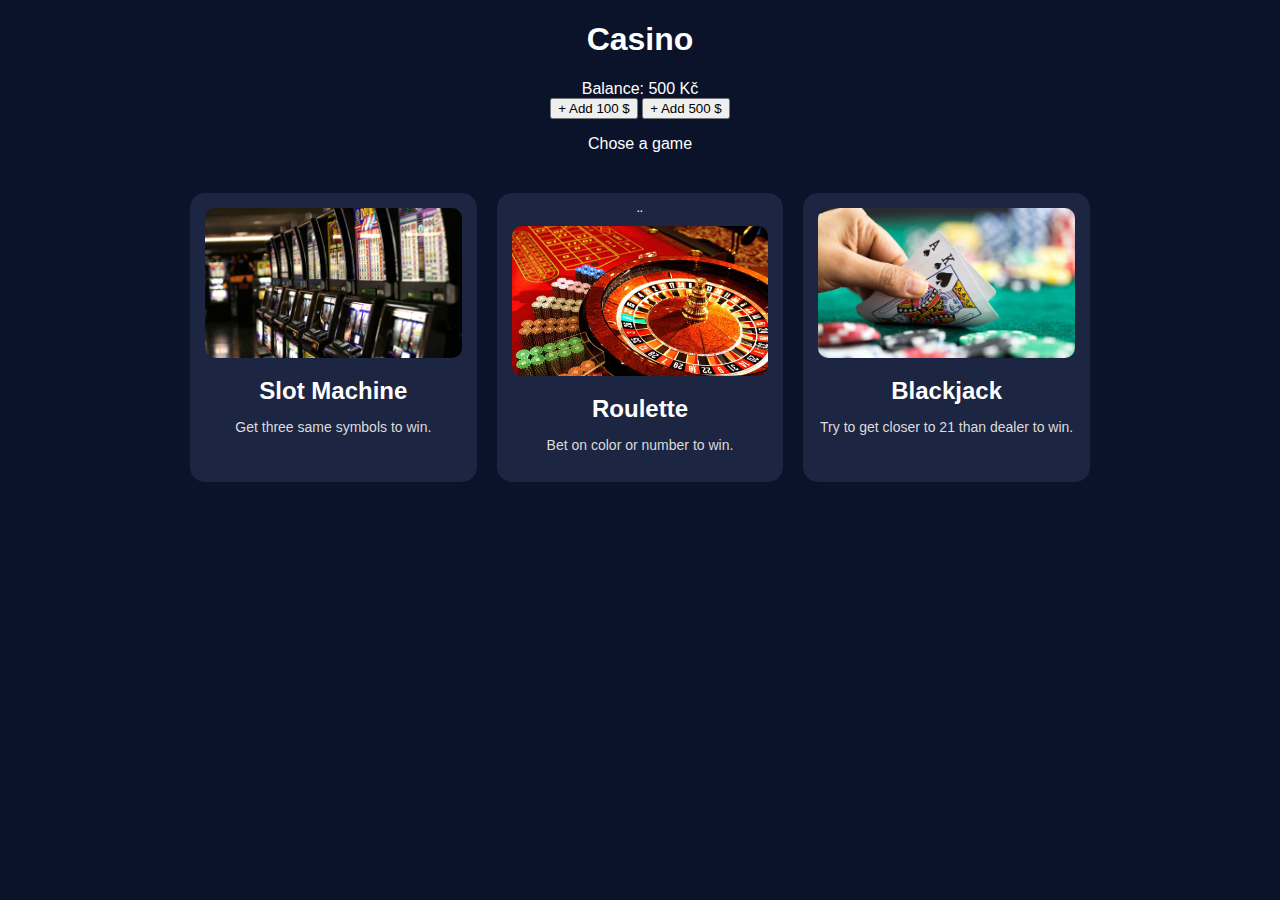
<file: index.html>
<!DOCTYPE html>
 <html lang="cs">
     <head>
         <meta charset="UTF-8">
          <title>Casino</title> 
          <link rel="stylesheet" href="./css/style.css"> 
        </head> 
        <body>

             <h1>Casino</h1> 
             <div class="balance">
    Balance: <span id="money"></span> Kč
</div>

<div class="add-money">
    <button onclick="addMoney(100)">+ Add 100 $</button>
    <button onclick="addMoney(500)">+ Add 500 $</button>
</div>
             <p>Chose a game</p> 
             
             <div class="games">
                 <a href="slots.html" class="game-card"> 
                    <img src="images/slots.jpg" alt="Slot machine"> 
                    <h2>Slot Machine</h2>
                     <p>Get three same symbols to win.</p> 
                    </a>
                     <a href="roulette.html" class="game-card"> ¨
                        <img src="images/roulette.jpg" alt="Roulette">
                         <h2>Roulette</h2> 
                         <p>Bet on color or number to win.</p> 
                        </a> <a href="blackjack.html" class="game-card">
                             <img src="images/blackjack.jpg" alt="Blackjack"> 
                             <h2>Blackjack</h2>
                              <p>Try to get closer to 21 than dealer to win.</p> 
                            </a> 
                        </div>
                        <script src="./js/money.js"></script>
                     </body>
                      </html>
</file>
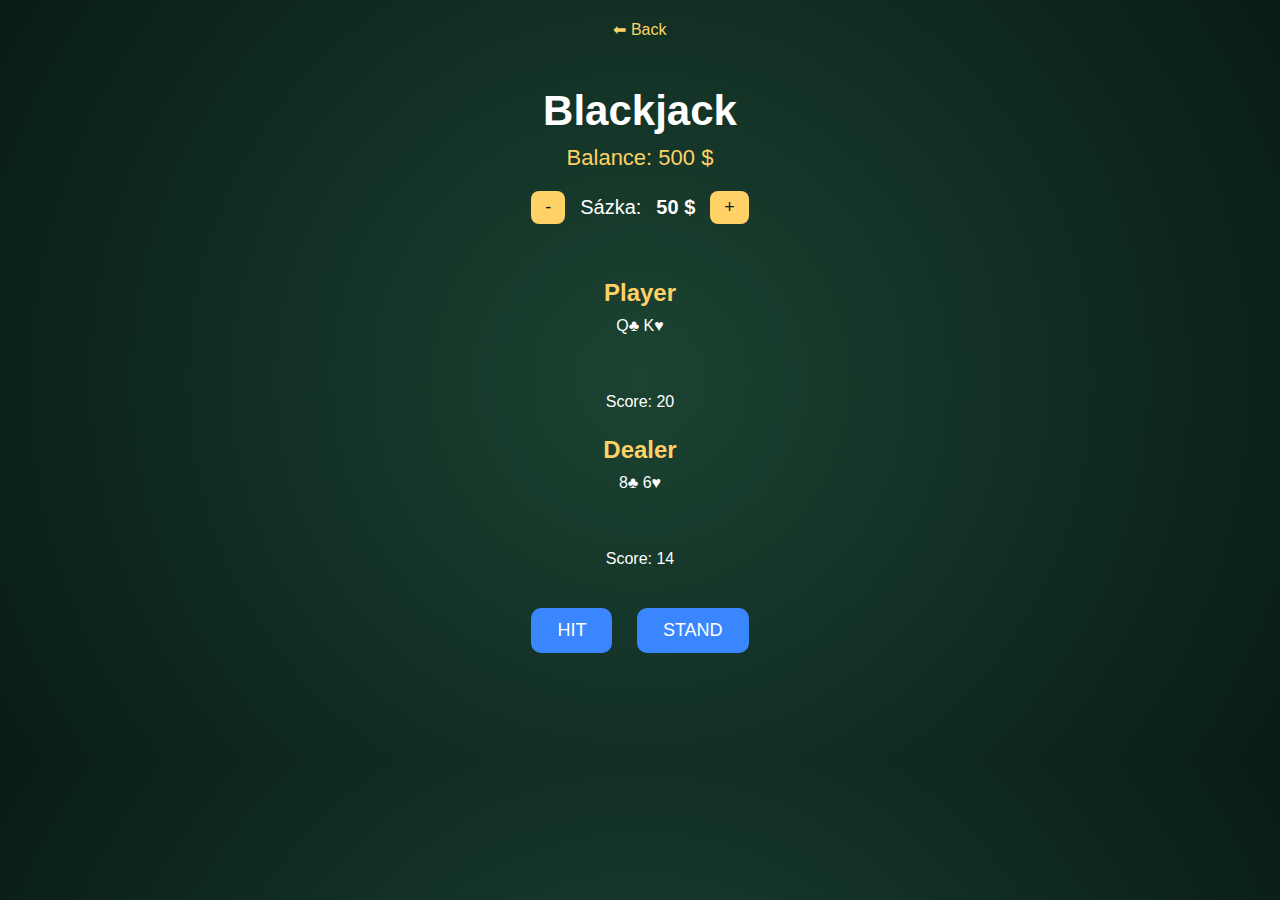
<file: blackjack.html>
<!DOCTYPE html>
<html lang="cs">
<head>
    <meta charset="UTF-8">
    <title>Blackjack </title>
    <link rel="stylesheet" href="./css/blackjack.css">
</head>
<body>

<a href="./index.html">⬅ Back</a>
<h1> Blackjack</h1>

<div class="balance">
    Balance: <span id="money"></span> $
</div>

<div class="bet-control">
    <button onclick="changeBet(-50)">-</button>
    Sázka: <strong><span id="bet">50</span> $</strong>
    <button onclick="changeBet(50)">+</button>
</div>

<h2>Player</h2>
<div id="player-cards"></div>
<p>Score: <span id="player-score"></span></p>

<h2>Dealer</h2>
<div id="dealer-cards"></div>
<p>Score: <span id="dealer-score"></span></p>

<div class="controls">
    <button id="hit">HIT</button>
    <button id="stand">STAND</button>
    <button id="reset" style="display:none;">NEW GAME</button>
</div>

<p id="message"></p>

<script src="./js/money.js"></script>
<script type="module" src="./js/blackjack.js"></script>
</body>
</html>
</file>
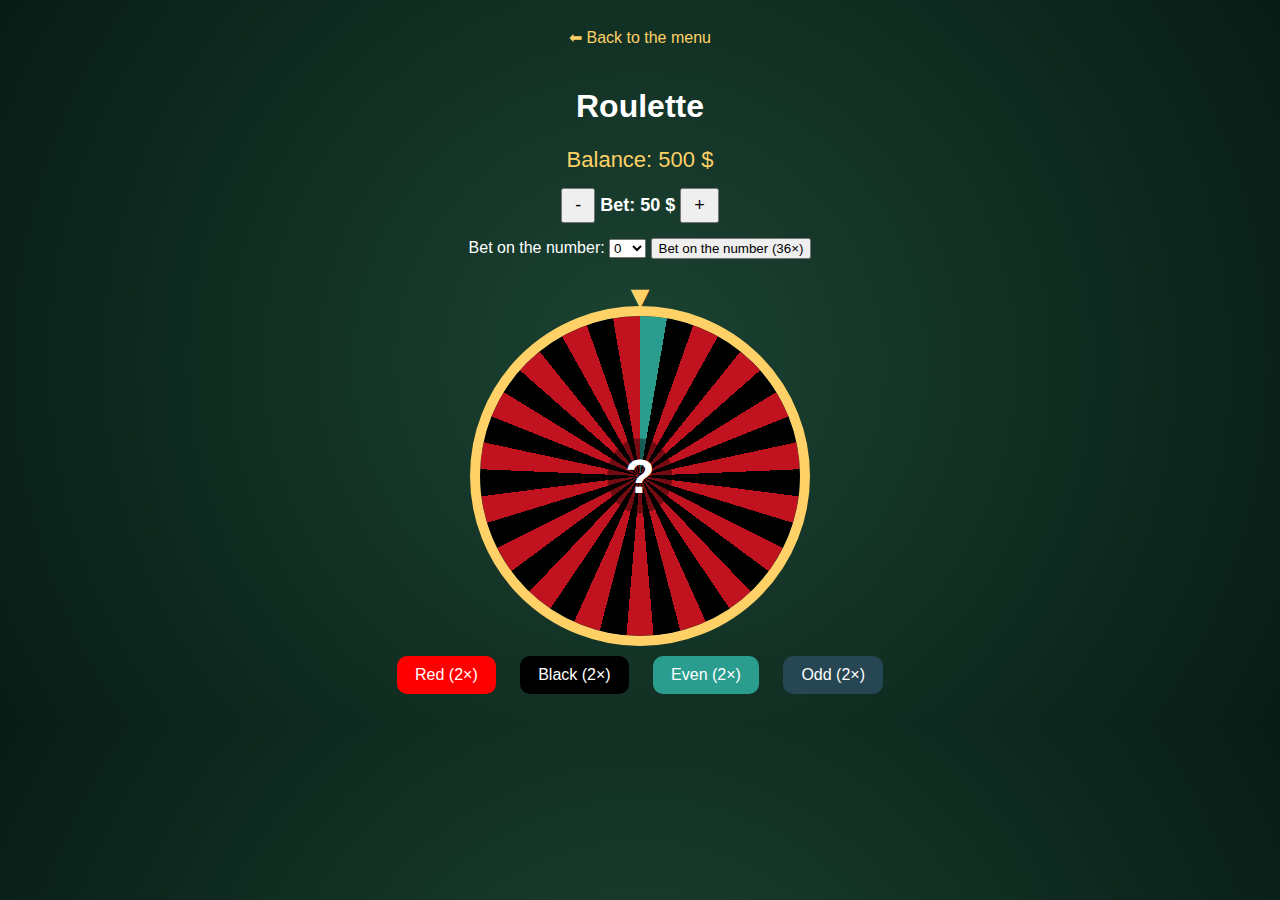
<file: roulette.html>
<!DOCTYPE html>
<html lang="cs">
<head>
    <meta charset="UTF-8">
    <title>Ruleta </title>
    <link rel="stylesheet" href="./css/roulette.css">
</head>
<body>

<a href="index.html" class="back">⬅ Back to the menu</a>

<h1>Roulette</h1>
<div class="balance">Balance: <span id="money"></span> $</div>

<div class="bet-control">
    <button onclick="changeBet(-50)">-</button>
    <strong>Bet: <span id="bet">50</span> $</strong>
    <button onclick="changeBet(50)">+</button>
</div>

<div class="number-bet">
    <label>Bet on the number:</label>
    <select id="numberSelect"></select>
    <button onclick="betNumber()">Bet on the number (36×)</button>
</div>

<div class="roulette-container">
    <div class="pointer">▼</div>

    <div class="wheel" id="wheel">
        <div class="wheel-colors"></div>
        <div class="number">?</div>
    </div>

    <div class="bets">
        <button onclick="betColor('red')" class="red">Red (2×)</button>
        <button onclick="betColor('black')" class="black">Black (2×)</button>
        <button onclick="betParity('even')" class="even">Even (2×)</button>
        <button onclick="betParity('odd')" class="odd">Odd (2×)</button>
    </div>
</div>

<p id="message"></p>

<script src="./js/money.js"></script>
<script src="./js/roulette.js"></script>
</body>
</html>
</file>
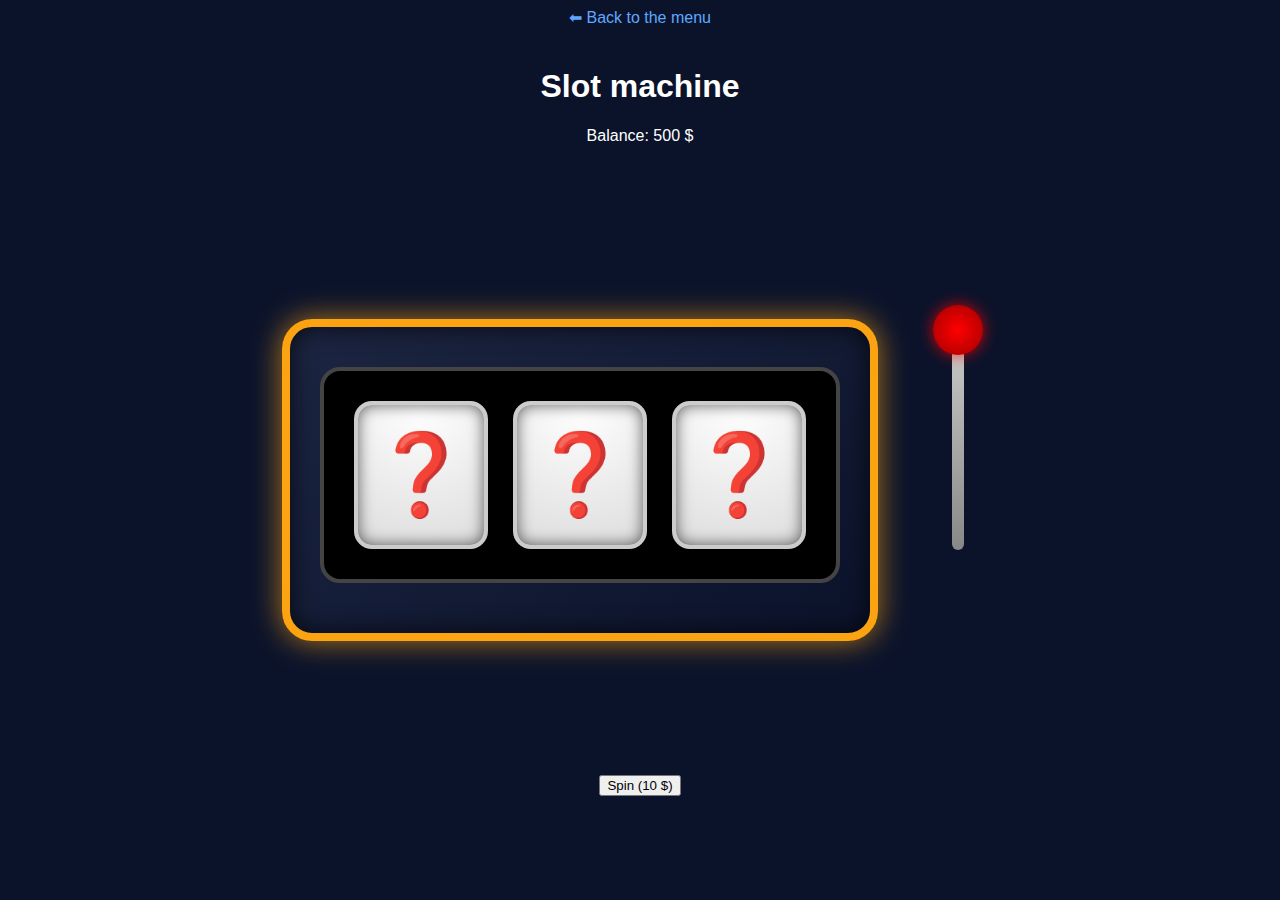
<file: slots.html>
<!DOCTYPE html>
<html lang="cs">
<head>
    <meta charset="UTF-8">
    <title>Slot machine</title>
    <link rel="stylesheet" href="./css/style.css">
</head>
<body>

<a href="index.html" class="back">⬅ Back to the menu</a>
<h1>Slot machine</h1>
<div class="balance">Balance: <span id="money"></span> $</div>

<div class="center">
    <div class="slot-wrapper">
        <div class="slot-machine">
            <div class="slots">
                <div class="slot" id="slot1">❓</div>
                <div class="slot" id="slot2">❓</div>
                <div class="slot" id="slot3">❓</div>
            </div>
        </div>

        <div class="lever" onclick="pullLever()">
            <div class="lever-stick"></div>
            <div class="lever-ball"></div>
        </div>
    </div>
</div>

    <button onclick="spin()">Spin (10 $)</button>
    <p id="message"></p>

   <script src="./js/money.js"></script>
<script src="./js/symbols.js"></script>
<script src="./js/slotMachine.js"></script>
<script src="./js/slots.js"></script>

</body>
</html>
</file>
<file: css/style.css>
body {
    background: #0b132b;
    color: white;
    font-family: Arial, sans-serif;
    text-align: center;
}

.menu a {
    display: block;
    margin: 15px auto;
    width: 200px;
    padding: 15px;
    background: #3a86ff;
    color: white;
    text-decoration: none;
    border-radius: 10px;
    font-size: 20px;
}

.menu a:hover {
    background: #5fa8ff;
}


.slot-wrapper {
    display: flex;
    justify-content: center;
    align-items: flex-start;
    gap: 40px;
    margin-top: 40px;
     align-items: center;
}


.slot-machine {
    width: 520px;
    background: linear-gradient(145deg, #1c2541, #0b132b);
    border: 8px solid #fca311;
    border-radius: 30px;
    padding: 40px 30px 50px;
    box-shadow:
        0 0 30px rgba(252,163,17,0.7),
        inset 0 0 25px rgba(0,0,0,0.7);
}
.slot.spinning {
    animation: reelSpin 0.15s linear infinite;
}

@keyframes reelSpin {
    0%   { transform: translateY(0); }
    100% { transform: translateY(10px); }
}
.win {
    animation: winFlash 0.5s alternate 4;
}

@keyframes winFlash {
    from { box-shadow: 0 0 20px gold; }
    to   { box-shadow: 0 0 40px gold; }
}

.slots {
    display: flex;
    justify-content: center;
    gap: 25px;
    background: #000;
    padding: 30px;
    border-radius: 20px;
    border: 4px solid #444;
}


.slot {
    width: 140px;
    height: 140px;
    background: radial-gradient(circle at top, #fff, #ddd);
    border-radius: 18px;
    font-size: 80px;
    display: flex;
    align-items: center;
    justify-content: center;
    box-shadow:
        inset 0 0 15px rgba(0,0,0,0.6),
        0 6px 12px rgba(0,0,0,0.9);
    border: 4px solid #ccc;
}

.lever {
    width: 80px;
    height: 300px;
    position: relative;
    cursor: pointer;
}

.lever-stick {
    width: 12px;
    height: 220px;
    background: linear-gradient(#ccc, #888);
    margin: 0 auto;
    border-radius: 6px;
}

.lever-ball {
    width: 50px;
    height: 50px;
    background: radial-gradient(circle, #ff0000, #a00000);
    border-radius: 50%;
    position: absolute;
    top: -25px;
    left: 15px;
    box-shadow: 0 0 15px rgba(255,0,0,0.8);
}
.lever.pull {
    pointer-events: none;
}
.lever {
    transform-origin: top center;
}

.lever.pull {
    animation: leverPull 0.6s ease-in-out;
}

@keyframes leverPull {
    0%   { transform: rotate(0deg); }
    40%  { transform: rotate(25deg); }
    100% { transform: rotate(0deg); }
}


.back {
    color: #5fa8ff;
    text-decoration: none;
    display: inline-block;
    margin-bottom: 20px;
}
.games {
    display: grid;
    grid-template-columns: repeat(auto-fit, minmax(250px, 1fr));
    gap: 20px;
    max-width: 900px;
    margin: 40px auto;
}

.game-card {
    background: #1c2541;
    border-radius: 15px;
    padding: 15px;
    text-decoration: none;
    color: white;
    transition: transform 0.2s, box-shadow 0.2s;
}

.game-card:hover {
    transform: translateY(-5px);
    box-shadow: 0 10px 25px rgba(0,0,0,0.4);
}

.game-card img {
    width: 100%;
    height: 150px;
    object-fit: cover;
    border-radius: 10px;
}

.game-card h2 {
    margin: 15px 0 5px;
}

.game-card p {
    font-size: 14px;
    color: #dcdcdc;
}

.center {
    display: flex;
    justify-content: center;
    align-items: center;
    min-height: 70vh;
}
</file>
<file: css/blackjack.css>
body {
    background: radial-gradient(circle, #1b4332, #081c15);
    color: white;
    font-family: Arial, sans-serif;
    text-align: center;
    margin: 0;
    padding: 20px;
}

a {
    color: #ffd166;
    text-decoration: none;
    display: inline-block;
    margin-bottom: 20px;
}

h1 {
    font-size: 42px;
    margin-bottom: 10px;
}

.balance {
    font-size: 22px;
    color: #ffd166;
    margin-bottom: 20px;
}

.bet-control {
    display: inline-flex;
    align-items: center;
    gap: 15px;
    margin-bottom: 30px;
    font-size: 20px;
}

.bet-control button {
    padding: 6px 14px;
    font-size: 18px;
    border-radius: 8px;
    border: none;
    cursor: pointer;
    background: #ffd166;
    color: #081c15;
}

.bet-control button:hover {
    background: #ffe08a;
}

h2 {
    margin-top: 25px;
    margin-bottom: 10px;
    color: #ffd166;
}

#player-cards,
#dealer-cards {
    min-height: 60px;
    margin-bottom: 10px;
}

#player-cards span,
#dealer-cards span {
    display: inline-block;
    background: white;
    color: black;
    padding: 10px 14px;
    margin: 5px;
    border-radius: 8px;
    font-size: 20px;
    font-weight: bold;
}

.controls {
    margin-top: 30px;
}

.controls button {
    margin: 10px;
    padding: 12px 26px;
    font-size: 18px;
    border-radius: 10px;
    border: none;
    cursor: pointer;
    background: #3a86ff;
    color: white;
}

.controls button:hover {
    background: #5fa8ff;
}

.controls button:disabled {
    background: #555;
    cursor: not-allowed;
}

#message {
    margin-top: 25px;
    font-size: 22px;
    min-height: 30px;
}

#reset {
    background: #ef476f;
}

#reset:hover {
    background: #ff6b81;
}
</file>
<file: css/roulette.css>
body {
    background: radial-gradient(circle, #1b4332, #081c15);
    color: white;
    font-family: Arial, sans-serif;
    text-align: center;
}

.back {
    color: #ffd166;
    text-decoration: none;
    margin: 20px;
    display: inline-block;
}

.balance {
    font-size: 22px;
    color: #ffd166;
}

.bet-control {
    margin: 15px 0;
    font-size: 18px;
}

.bet-control button {
    padding: 5px 12px;
    font-size: 18px;
}

.number-bet {
    margin-bottom: 20px;
}

.pointer {
    font-size: 32px;
    color: #ffd166;
    margin-bottom: -10px;
}

.roulette-container {
    margin-top: 20px;
}

.wheel {
    width: 320px;
    height: 320px;
    border-radius: 50%;
    border: 10px solid #ffd166;
    margin: 0 auto;
    position: relative;
    background: #1b4332;
    overflow: hidden;
}

.wheel-colors {
    position: absolute;
    width: 100%;
    height: 100%;
    border-radius: 50%;
    background: conic-gradient(
        #2a9d8f 0deg 9.73deg,          /* 0 */

        #000 9.73deg 19.46deg,        /* 32 */
        #c1121f 19.46deg 29.19deg,    /* 15 */
        #000 29.19deg 38.92deg,       /* 19 */
        #c1121f 38.92deg 48.65deg,    /* 4 */
        #000 48.65deg 58.38deg,       /* 21 */
        #c1121f 58.38deg 68.11deg,    /* 2 */
        #000 68.11deg 77.84deg,       /* 25 */
        #c1121f 77.84deg 87.57deg,    /* 17 */
        #000 87.57deg 97.3deg,        /* 34 */

        #c1121f 97.3deg 107.03deg,    /* 6 */
        #000 107.03deg 116.76deg,     /* 27 */
        #c1121f 116.76deg 126.49deg,  /* 13 */
        #000 126.49deg 136.22deg,     /* 36 */
        #c1121f 136.22deg 145.95deg,  /* 11 */
        #000 145.95deg 155.68deg,     /* 30 */
        #c1121f 155.68deg 165.41deg,  /* 8 */
        #000 165.41deg 175.14deg,     /* 23 */

        #c1121f 175.14deg 184.87deg,  /* 10 */
        #000 184.87deg 194.6deg,      /* 5 */
        #c1121f 194.6deg 204.33deg,   /* 24 */
        #000 204.33deg 214.06deg,     /* 16 */
        #c1121f 214.06deg 223.79deg,  /* 33 */
        #000 223.79deg 233.52deg,     /* 1 */
        #c1121f 233.52deg 243.25deg,  /* 20 */
        #000 243.25deg 252.98deg,     /* 14 */

        #c1121f 252.98deg 262.71deg,  /* 31 */
        #000 262.71deg 272.44deg,     /* 9 */
        #c1121f 272.44deg 282.17deg,  /* 22 */
        #000 282.17deg 291.9deg,      /* 18 */
        #c1121f 291.9deg 301.63deg,   /* 29 */
        #000 301.63deg 311.36deg,     /* 7 */
        #c1121f 311.36deg 321.09deg,  /* 28 */
        #000 321.09deg 330.82deg,     /* 12 */

        #c1121f 330.82deg 340.55deg,  /* 35 */
        #000 340.55deg 350.28deg,     /* 3 */
        #c1121f 350.28deg 360deg      /* 26 */
    );
}

.number {
    position: absolute;
    top: 50%;
    left: 50%;
    transform: translate(-50%, -50%);
    font-size: 48px;
    font-weight: bold;
    background: rgba(0,0,0,0.4);
    padding: 10px 18px;
    border-radius: 50%;
}

.bets button {
    margin: 10px;
    padding: 10px 18px;
    font-size: 16px;
    border-radius: 10px;
    border: none;
    cursor: pointer;
}

.red { background: red; color: white; }
.black { background: black; color: white; }
.even { background: #2a9d8f; color: white; }
.odd { background: #264653; color: white; }

#message {
    margin-top: 20px;
    font-size: 18px;
}
</file>
